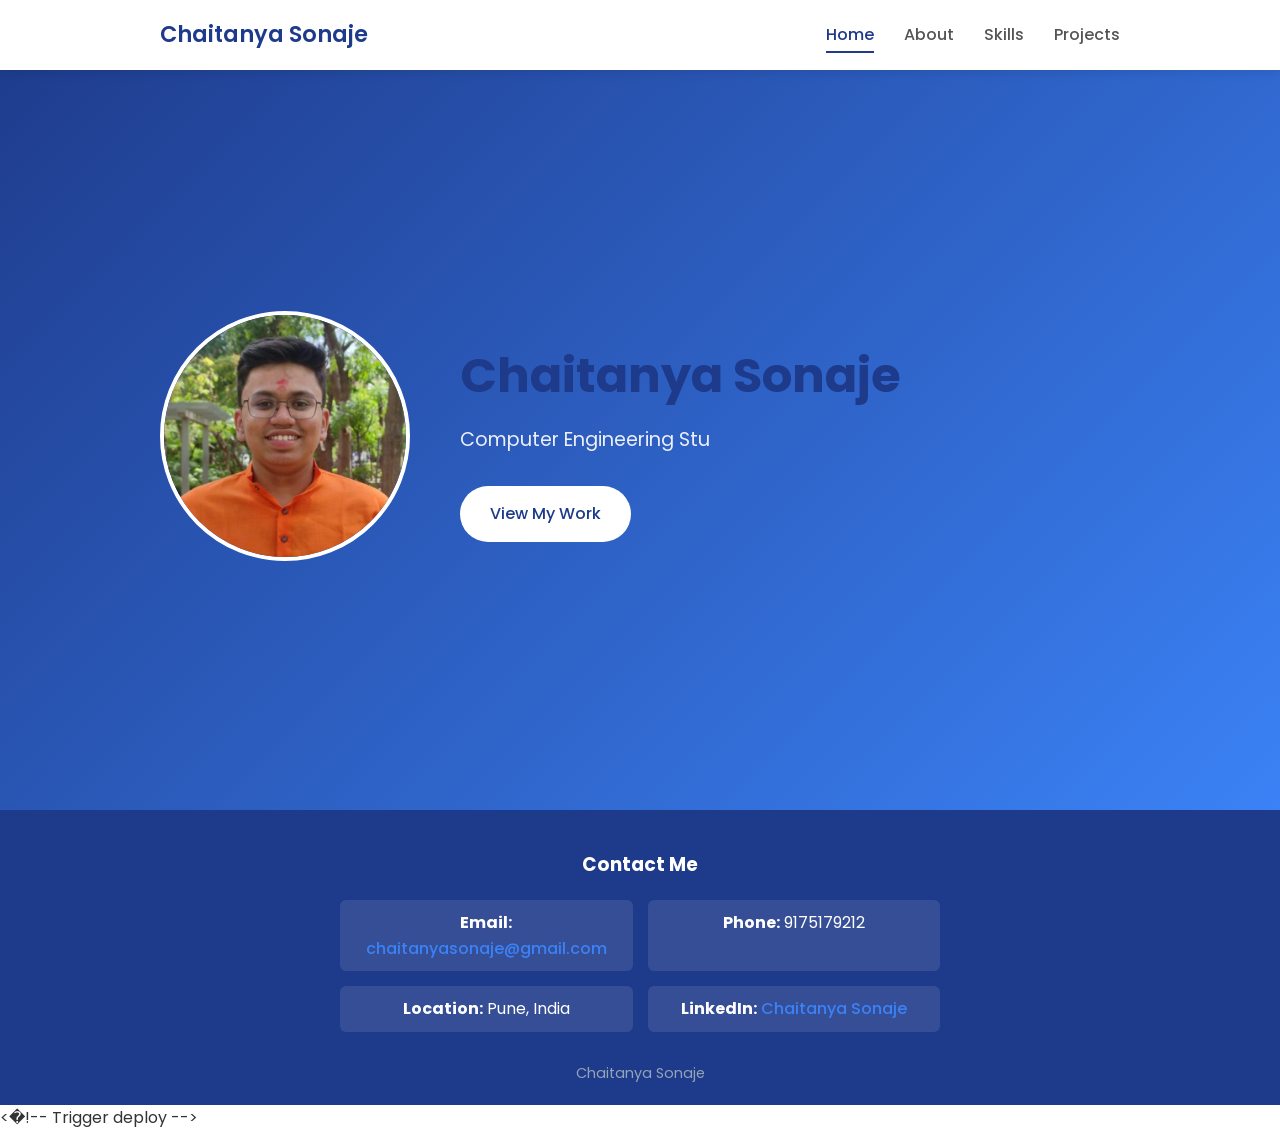
<file: index.html>
<!DOCTYPE html>
<html lang="en">
<head>
    <meta charset="UTF-8">
    <meta name="viewport" content="width=device-width, initial-scale=1.0">
    <title>Chaitanya - Student</title>
    <link rel="stylesheet" href="style.css">
    <link href="https://fonts.googleapis.com/css2?family=Poppins:wght@300;400;500;600;700&display=swap" rel="stylesheet">
</head>
<body class="home-page">
    <!-- [NAVBAR AND HERO SECTIONS SAME AS BEFORE] -->
    <nav class="navbar">
        <div class="nav-container">
            <div class="nav-logo">
                <a href="index.html">Chaitanya Sonaje</a>
            </div>
            <ul class="nav-menu">
                <li class="nav-item">
                    <a href="index.html" class="nav-link active">Home</a>
                </li>
                <li class="nav-item">
                    <a href="about.html" class="nav-link">About</a>
                </li>
                <li class="nav-item">
                    <a href="skills.html" class="nav-link">Skills</a>
                </li>
                <li class="nav-item">
                    <a href="projects.html" class="nav-link">Projects</a>
                </li>
            </ul>
        </div>
    </nav>

    <section class="hero">
        <div class="hero-container">
            <div class="hero-content">
                <div class="profile-image">
                    <img src="6264686749204287435.jpg" alt="Your Profile Picture">
                </div>
                <div class="hero-text">
                    <h1>Chaitanya Sonaje</h1>
                    <p class="tagline">Student</p>
                    <a href="projects.html" class="cta-button">View My Work</a>
                </div>
            </div>
        </div>
    </section>

<!-- FOOTER -->
    <footer class="footer">
        <div class="container">
            <div class="footer-content">
                <h3>Contact Me</h3>
                <div class="contact-grid">
                    <div class="contact-item">
                        <strong>Email:</strong> 
                        <a href="mailto:chaitanyasonaje@gmail.com" class="contact-link">chaitanyasonaje@gmail.com</a>
                    </div>
                    <div class="contact-item">
                        <strong>Phone:</strong> 9175179212
                    </div>
                    <div class="contact-item">
                        <strong>Location:</strong> Pune, India
                    </div>
                    <div class="contact-item">
                        <strong>LinkedIn:</strong> 
                        <a href="https://www.linkedin.com/in/chaitanya-sonaje-spirit07" target="_blank" class="contact-link">Chaitanya Sonaje</a>
                    </div>
                </div>
                <p class="footer-copy">Chaitanya Sonaje</p>
            </div>
        </div>
    </footer>
<script src="script.js"></script>
</body>
</html>
< ! - -   T r i g g e r   d e p l o y   - - >  
 
</file>
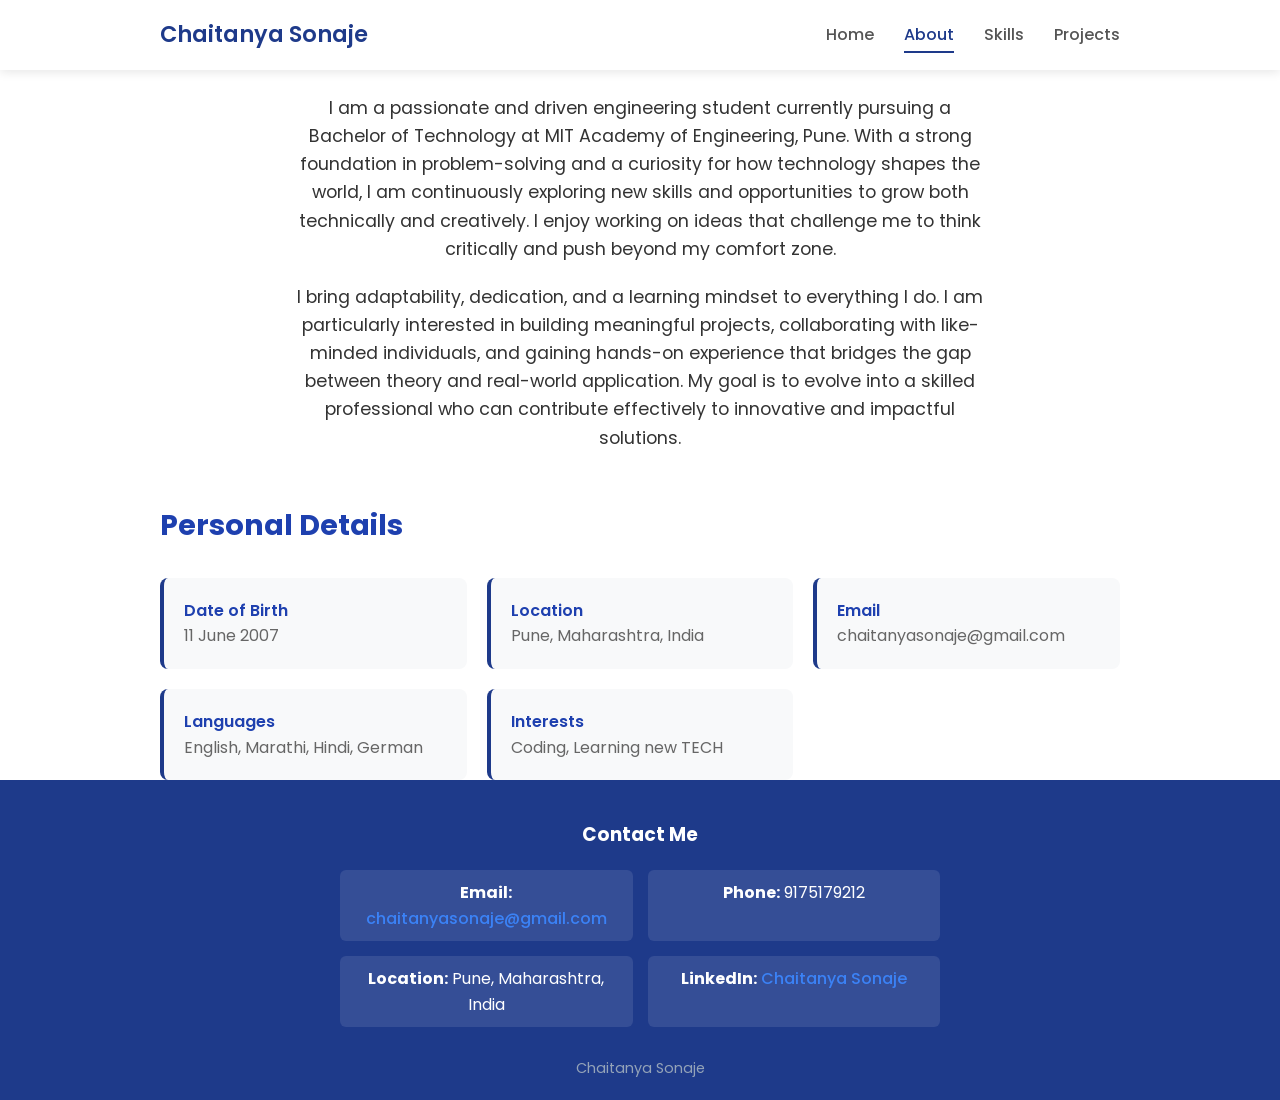
<file: about.html>
<!DOCTYPE html>
<html lang="en">
<head>
    <meta charset="UTF-8">
    <meta name="viewport" content="width=device-width, initial-scale=1.0">
    <title>About - Chaitanya Sonaje</title>
    <link rel="stylesheet" href="style.css">
    <link href="https://fonts.googleapis.com/css2?family=Poppins:wght@300;400;500;600;700&display=swap" rel="stylesheet">
</head>
<body class="about-page">
    <nav class="navbar">
        <div class="nav-container">
            <div class="nav-logo">
                <a href="index.html">Chaitanya Sonaje</a>
            </div>
            <ul class="nav-menu">
                <li class="nav-item">
                    <a href="index.html" class="nav-link">Home</a>
                </li>
                <li class="nav-item">
                    <a href="about.html" class="nav-link active">About</a>
                </li>
                <li class="nav-item">
                    <a href="skills.html" class="nav-link">Skills</a>
                </li>
                <li class="nav-item">
                    <a href="projects.html" class="nav-link">Projects</a>
                </li>
            </ul>
            <div class="hamburger">
                <span></span>
                <span></span>
                <span></span>
            </div>
        </div>
    </nav>

    <main class="container">
        <section class="about-section">
            <h1>About Me</h1>
            <div class="bio-content">
                <p>
                    I am a passionate and driven engineering student currently pursuing a Bachelor of Technology at MIT Academy of Engineering, Pune. With a strong foundation in problem-solving and a curiosity for how technology shapes the world, I am continuously exploring new skills and opportunities to grow both technically and creatively. I enjoy working on ideas that challenge me to think critically and push beyond my comfort zone.
                </p>
                <p>
                    I bring adaptability, dedication, and a learning mindset to everything I do. I am particularly interested in building meaningful projects, collaborating with like-minded individuals, and gaining hands-on experience that bridges the gap between theory and real-world application. My goal is to evolve into a skilled professional who can contribute effectively to innovative and impactful solutions.
                </p>
            </div>

            <section class="personal-details">
                <h2>Personal Details</h2>
                <div class="details-grid">
                    <div class="detail-item">
                        <span class="detail-label">Date of Birth</span>
                        <span class="detail-value">11 June 2007</span>
                    </div>
                    <div class="detail-item">
                        <span class="detail-label">Location</span>
                        <span class="detail-value">Pune, Maharashtra, India</span>
                    </div>
                    <div class="detail-item">
                        <span class="detail-label">Email</span>
                        <span class="detail-value">chaitanyasonaje@gmail.com</span>
                    </div>
                    <div class="detail-item">
                        <span class="detail-label">Languages</span>
                        <span class="detail-value">English, Marathi, Hindi, German</span>
                    </div>
                    <div class="detail-item">
                        <span class="detail-label">Interests</span>
                        <span class="detail-value">Coding, Learning new TECH</span>
                    </div>
                </div>
            </section>
        </section>
    </main>
<script src="script.js"></script>
</body>
<!-- FOOTER -->
    <footer class="footer">
        <div class="container">
            <div class="footer-content">
                <h3>Contact Me</h3>
                <div class="contact-grid">
                    <div class="contact-item">
                        <strong>Email:</strong> 
                        <a href="mailto:chaitanyasonaje@gmail.com" class="contact-link">chaitanyasonaje@gmail.com</a>
                    </div>
                    <div class="contact-item">
                        <strong>Phone:</strong> 9175179212
                    </div>
                    <div class="contact-item">
                        <strong>Location:</strong> Pune, Maharashtra, India
                    </div>
                    <div class="contact-item">
                        <strong>LinkedIn:</strong> 
                        <a href="https://www.linkedin.com/in/chaitanya-sonaje-spirit07 " target="_blank" class="contact-link"> Chaitanya Sonaje </a>
                    </div>
                </div>
                <p class="footer-copy">Chaitanya Sonaje</p>
            </div>
        </div>
    </footer>
</html>
</file>
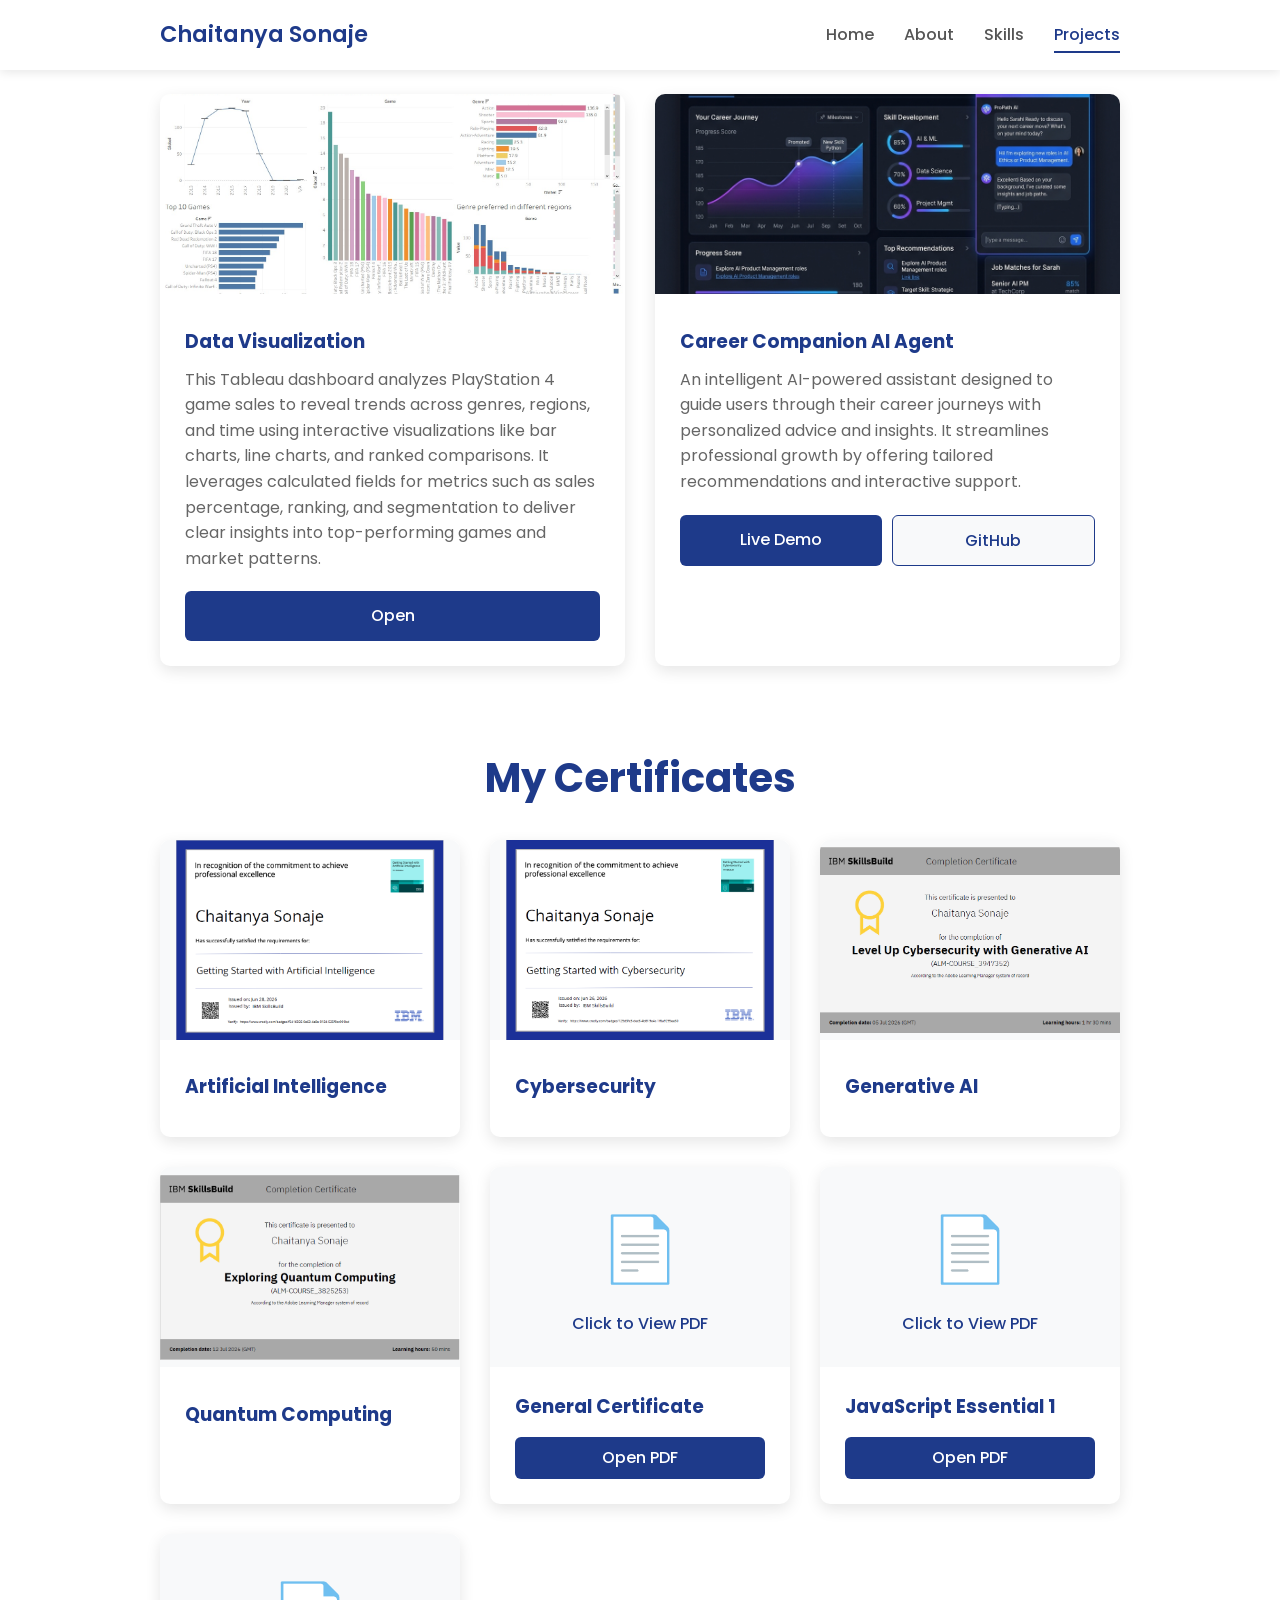
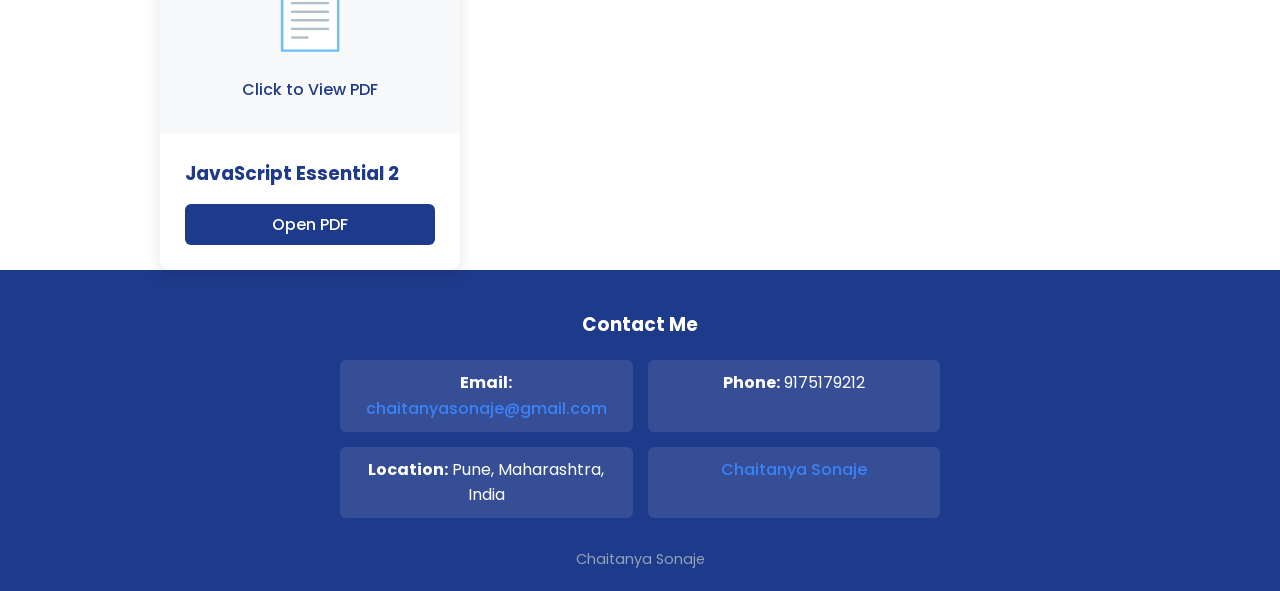
<file: projects.html>
<!DOCTYPE html>
<html lang="en">

<head>
    <meta charset="UTF-8">
    <meta name="viewport" content="width=device-width, initial-scale=1.0">
    <title>Projects - Chaitanya Sonaje</title>
    <link rel="stylesheet" href="style.css">
    <link href="https://fonts.googleapis.com/css2?family=Poppins:wght@300;400;500;600;700&display=swap"
        rel="stylesheet">
</head>

<body class="projects-page">
    <nav class="navbar">
        <div class="nav-container">
            <div class="nav-logo">
                <a href="index.html">Chaitanya Sonaje</a>
            </div>
            <ul class="nav-menu">
                <li class="nav-item">
                    <a href="index.html" class="nav-link">Home</a>
                </li>
                <li class="nav-item">
                    <a href="about.html" class="nav-link">About</a>
                </li>
                <li class="nav-item">
                    <a href="skills.html" class="nav-link">Skills</a>
                </li>
                <li class="nav-item">
                    <a href="projects.html" class="nav-link active">Projects</a>
                </li>
            </ul>
            <div class="hamburger">
                <span></span>
                <span></span>
                <span></span>
            </div>
        </div>
    </nav>

    <main class="container">
        <section class="projects-section">
            <h1>My Projects</h1>
            <div class="projects-grid">
                <div class="project-card">
                    <div class="project-image">
                        <img src="Dashboard1.jpg" alt="Project 1">
                    </div>
                    <div class="project-content">
                        <h3>Data Visualization</h3>
                        <p>This Tableau dashboard analyzes PlayStation 4 game sales to reveal trends across genres,
                            regions, and time using interactive visualizations like bar charts, line charts, and ranked
                            comparisons.
                            It leverages calculated fields for metrics such as sales percentage, ranking, and
                            segmentation to deliver clear insights into top-performing games and market patterns.</p>
                        <div class="project-buttons">
                            <a href="https://public.tableau.com/views/PS4_17769267534070/Dashboard1?:language=en-US&:sid=&:redirect=auth&:display_count=n&:origin=viz_share_link"
                                class="btn btn-primary">Open</a>
                        </div>
                    </div>
                </div>

                <div class="project-card">
                    <div class="project-image">
                        <img src="career_ai_dashboard.png" alt="Career Companion AI Agent">
                    </div>
                    <div class="project-content">
                        <h3>Career Companion AI Agent</h3>
                        <p>An intelligent AI-powered assistant designed to guide users through their career journeys
                            with personalized advice and insights. It streamlines professional growth by offering
                            tailored recommendations and interactive support.</p>
                        <div class="project-buttons">
                            <a href="https://spiritc07.github.io/Career-Companion-AI-Agent/" target="_blank"
                                class="btn btn-primary">Live Demo</a>
                            <a href="https://github.com/SpiritC07/Career-Companion-AI-Agent" target="_blank"
                                class="btn btn-secondary">GitHub</a>
                        </div>
                    </div>
                </div>
            </div>
        </section>

        <section class="certificates-section" style="margin-top: 80px;">
            <h1>My Certificates</h1>
            <div class="projects-grid">
                <div class="project-card">
                    <div class="project-image">
                        <img src="AI.png" alt="AI Certificate" class="certificate-img"
                            style="object-fit: contain; background: #f8f9fa;">
                    </div>
                    <div class="project-content">
                        <h3>Artificial Intelligence</h3>
                    </div>
                </div>

                <div class="project-card">
                    <div class="project-image">
                        <img src="Cyber.png" alt="Cybersecurity Certificate" class="certificate-img"
                            style="object-fit: contain; background: #f8f9fa;">
                    </div>
                    <div class="project-content">
                        <h3>Cybersecurity</h3>
                    </div>
                </div>

                <div class="project-card">
                    <div class="project-image">
                        <img src="GenAI.png" alt="Generative AI Certificate" class="certificate-img"
                            style="object-fit: contain; background: #f8f9fa;">
                    </div>
                    <div class="project-content">
                        <h3>Generative AI</h3>
                    </div>
                </div>

                <div class="project-card">
                    <div class="project-image">
                        <img src="Quantum.png" alt="Quantum Computing Certificate" class="certificate-img"
                            style="object-fit: contain; background: #f8f9fa;">
                    </div>
                    <div class="project-content">
                        <h3>Quantum Computing</h3>
                    </div>
                </div>

                <div class="project-card">
                    <div class="project-image"
                        style="background: #f8f9fa; display: flex; align-items: center; justify-content: center; height: 200px;">
                        <a href="CHAITANYA SONAJE_STU69eba3a7efd111777050535.pdf" target="_blank"
                            style="text-decoration: none; color: inherit; display: flex; flex-direction: column; align-items: center; width: 100%; height: 100%; justify-content: center;">
                            <div style="font-size: 4rem; margin-bottom: 10px;">📄</div>
                            <span style="font-weight: 500; color: #1e3a8a;">Click to View PDF</span>
                        </a>
                    </div>
                    <div class="project-content">
                        <h3>General Certificate</h3>
                        <div class="project-buttons" style="margin-top: 15px;">
                            <a href="CHAITANYA SONAJE_STU69eba3a7efd111777050535.pdf" target="_blank"
                                class="btn btn-primary" style="width: 100%; padding: 8px;">Open PDF</a>
                        </div>
                    </div>
                </div>

                <div class="project-card">
                    <div class="project-image"
                        style="background: #f8f9fa; display: flex; align-items: center; justify-content: center; height: 200px;">
                        <a href="JavaScript_Essentials_1.pdf" target="_blank"
                            style="text-decoration: none; color: inherit; display: flex; flex-direction: column; align-items: center; width: 100%; height: 100%; justify-content: center;">
                            <div style="font-size: 4rem; margin-bottom: 10px;">📄</div>
                            <span style="font-weight: 500; color: #1e3a8a;">Click to View PDF</span>
                        </a>
                    </div>
                    <div class="project-content">
                        <h3>JavaScript Essential 1</h3>
                        <div class="project-buttons" style="margin-top: 15px;">
                            <a href="JavaScript_Essentials_1.pdf" target="_blank" class="btn btn-primary"
                                style="width: 100%; padding: 8px;">Open PDF</a>
                        </div>
                    </div>
                </div>

                <div class="project-card">
                    <div class="project-image"
                        style="background: #f8f9fa; display: flex; align-items: center; justify-content: center; height: 200px;">
                        <a href="JavaScript_Essentials_2.pdf" target="_blank"
                            style="text-decoration: none; color: inherit; display: flex; flex-direction: column; align-items: center; width: 100%; height: 100%; justify-content: center;">
                            <div style="font-size: 4rem; margin-bottom: 10px;">📄</div>
                            <span style="font-weight: 500; color: #1e3a8a;">Click to View PDF</span>
                        </a>
                    </div>
                    <div class="project-content">
                        <h3>JavaScript Essential 2</h3>
                        <div class="project-buttons" style="margin-top: 15px;">
                            <a href="JavaScript_Essentials_2.pdf" target="_blank" class="btn btn-primary"
                                style="width: 100%; padding: 8px;">Open PDF</a>
                        </div>
                    </div>
                </div>
            </div>
        </section>
    </main>
    <script src="script.js"></script>
    <!-- FOOTER -->
    <footer class="footer">
        <div class="container">
            <div class="footer-content">
                <h3>Contact Me</h3>
                <div class="contact-grid">
                    <div class="contact-item">
                        <strong>Email:</strong>
                        <a href="chaitanyasonaje@gmail.com" class="contact-link">chaitanyasonaje@gmail.com</a>
                    </div>
                    <div class="contact-item">
                        <strong>Phone:</strong> 9175179212
                    </div>
                    <div class="contact-item">
                        <strong>Location:</strong> Pune, Maharashtra, India
                    </div>
                    <div class="contact-item">
                        <a href="https://www.linkedin.com/in/chaitanya-sonaje-spirit07" target="_blank"
                            class="contact-link">Chaitanya Sonaje</a>
                    </div>
                </div>
                <p class="footer-copy">Chaitanya Sonaje</p>
            </div>
        </div>
    </footer>

    <!-- Image Modal -->
    <div id="imageModal" class="modal">
        <span class="close-modal">&times;</span>
        <img class="modal-content" id="modalImg">
        <div id="modalCaption"></div>
    </div>
</body>

</html>
</file>
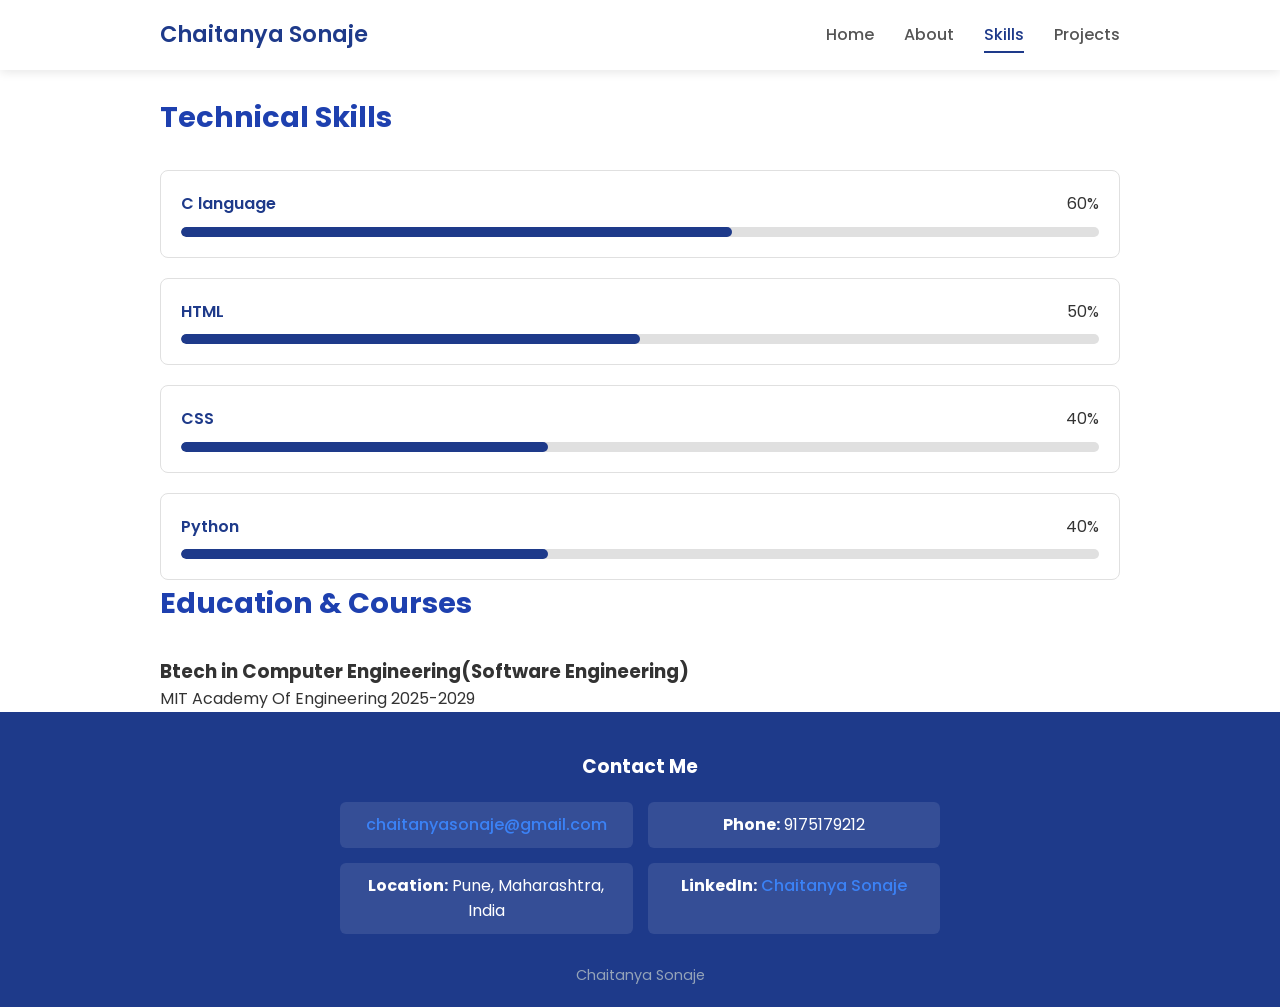
<file: skills.html>
<!DOCTYPE html>
<html lang="en">

<head>
    <meta charset="UTF-8">
    <meta name="viewport" content="width=device-width, initial-scale=1.0">
    <title>Skills - Chaitanya Sonaje</title>
    <link rel="stylesheet" href="style.css">
    <link href="https://fonts.googleapis.com/css2?family=Poppins:wght@300;400;500;600;700&display=swap"
        rel="stylesheet">
</head>

<body class="skills-page">
    <nav class="navbar">
        <div class="nav-container">
            <div class="nav-logo">
                <a href="index.html">Chaitanya Sonaje</a>
            </div>
            <ul class="nav-menu">
                <li class="nav-item">
                    <a href="index.html" class="nav-link">Home</a>
                </li>
                <li class="nav-item">
                    <a href="about.html" class="nav-link">About</a>
                </li>
                <li class="nav-item">
                    <a href="skills.html" class="nav-link active">Skills</a>
                </li>
                <li class="nav-item">
                    <a href="projects.html" class="nav-link">Projects</a>
                </li>
            </ul>
            <div class="hamburger">
                <span></span>
                <span></span>
                <span></span>
            </div>
        </div>
    </nav>

    <main class="container">
        <section class="skills-section">
            <h1>Skills & Expertise</h1>

            <div class="skills-category">
                <h2>Technical Skills</h2>
                <div class="skills-grid">
                    <div class="skill-item">
                        <div class="skill-header">
                            <span>C language</span>
                            <span>60%</span>
                        </div>
                        <div class="skill-bar">
                            <div class="skill-progress" style="width: 60%"></div>
                        </div>
                    </div>
                    <div class="skill-item">
                        <div class="skill-header">
                            <span>HTML</span>
                            <span>50%</span>
                        </div>
                        <div class="skill-bar">
                            <div class="skill-progress" style="width: 50%"></div>
                        </div>
                    </div>
                    <div class="skill-item">
                        <div class="skill-header">
                            <span>CSS</span>
                            <span>40%</span>
                        </div>
                        <div class="skill-bar">
                            <div class="skill-progress" style="width: 40%"></div>
                        </div>
                    </div>
                    <div class="skill-item">
                        <div class="skill-header">
                            <span>Python</span>
                            <span>40%</span>
                        </div>
                        <div class="skill-bar">
                            <div class="skill-progress" style="width: 40%"></div>
                        </div>
                    </div>
                </div>
            </div>
            <div class="skills-category">
                <h2>Education & Courses</h2>
                <div class="timeline">
                    <div class="timeline-item">
                        <div class="timeline-dot"></div>
                        <div class="timeline-content">
                            <h3>Btech in Computer Engineering(Software Engineering)</h3>
                            <span>MIT Academy Of Engineering</span>
                            <span class="timeline-date">2025-2029</span>
                        </div>
                    </div>
                </div>
            </div>
        </section>
    </main>
<script src="script.js"></script>
</body>
<!-- FOOTER -->
<footer class="footer">
    <div class="container">
        <div class="footer-content">
            <h3>Contact Me</h3>
            <div class="contact-grid">
                <div class="contact-item">
                    <a href="chaitanyasonaje@gmail.com" class="contact-link">chaitanyasonaje@gmail.com</a>
                </div>
                <div class="contact-item">
                    <strong>Phone:</strong> 9175179212
                </div>
                <div class="contact-item">
                    <strong>Location:</strong> Pune, Maharashtra, India
                </div>
                <div class="contact-item">
                    <strong>LinkedIn:</strong>
                    <a href="https://www.linkedin.com/in/chaitanya-sonaje-spirit07 " target="_blank"
                        class="contact-link">Chaitanya Sonaje</a>
                </div>
            </div>
            <p class="footer-copy">Chaitanya Sonaje</p>
        </div>
    </div>
</footer>

</html>
</file>
<file: style.css>
* {
    margin: 0;
    padding: 0;
    box-sizing: border-box;
}

body {
    font-family: 'Poppins', Arial, sans-serif;
    line-height: 1.6;
    color: #333;
}

.container {
    max-width: 1000px;
    margin: 0 auto;
    padding: 0 20px;
}

.navbar {
    background: white;
    position: fixed;
    top: 0;
    width: 100%;
    z-index: 1000;
    box-shadow: 0 2px 10px rgba(0, 0, 0, 0.1);
}

.nav-container {
    max-width: 1000px;
    margin: 0 auto;
    padding: 0 20px;
    display: flex;
    justify-content: space-between;
    align-items: center;
    height: 70px;
}

.nav-logo a {
    font-size: 1.4rem;
    font-weight: 600;
    color: #1e3a8a;
    text-decoration: none;
}

.nav-menu {
    display: flex;
    list-style: none;
    gap: 30px;
}

.nav-link {
    text-decoration: none;
    color: #555;
    font-weight: 500;
    padding: 5px 0;
    border-bottom: 2px solid transparent;
}

.nav-link.active {
    color: #1e3a8a;
    border-bottom-color: #1e3a8a;
}

.hero {
    height: 90vh;
    display: flex;
    align-items: center;
    background: linear-gradient(135deg, #1e3a8a, #3b82f6);
    color: white;
    padding-top: 70px;
}

.hero-container {
    max-width: 1000px;
    margin: 0 auto;
    padding: 0 20px;
    width: 100%;
}

.hero-content {
    display: flex;
    align-items: center;
    gap: 50px;
}

.profile-image img {
    width: 250px;
    height: 250px;
    border-radius: 50%;
    border: 4px solid white;
}

.hero-text h1 {
    font-size: 3rem;
    margin-bottom: 10px;
}

.tagline {
    font-size: 1.2rem;
    margin-bottom: 30px;
    opacity: 0.9;
}

.cta-button {
    display: inline-block;
    background: white;
    color: #1e3a8a;
    padding: 15px 30px;
    text-decoration: none;
    border-radius: 30px;
    font-weight: 500;
}

main {
    padding: 100px 0;
}

h1 {
    font-size: 2.5rem;
    color: #1e3a8a;
    text-align: center;
    margin-bottom: 30px;
}

h2 {
    font-size: 1.8rem;
    color: #1e40af;
    margin-bottom: 30px;
}

.bio-content {
    max-width: 700px;
    margin: 0 auto 50px;
    text-align: center;
}

.bio-content p {
    font-size: 1.1rem;
    margin-bottom: 20px;
}

.details-grid {
    display: grid;
    grid-template-columns: repeat(auto-fit, minmax(250px, 1fr));
    gap: 20px;
}

.detail-item {
    background: #f8f9fa;
    padding: 20px;
    border-radius: 8px;
    border-left: 4px solid #1e3a8a;
}

.detail-label {
    font-weight: 600;
    color: #1e40af;
    display: block;
}

.detail-value {
    color: #666;
    margin-top: 5px;
}

.skills-grid {
    display: flex;
    flex-direction: column;
    gap: 20px;
}

.skill-item {
    background: white;
    padding: 20px;
    border-radius: 8px;
    border: 1px solid #e0e0e0;
}

.skill-header {
    display: flex;
    justify-content: space-between;
    margin-bottom: 10px;
}

.skill-header span:first-child {
    font-weight: 600;
    color: #1e3a8a;
}

.skill-bar {
    height: 10px;
    background: #e0e0e0;
    border-radius: 5px;
    overflow: hidden;
}

.skill-progress {
    height: 100%;
    background: #1e3a8a;
    border-radius: 5px;
}

.projects-grid {
    display: grid;
    grid-template-columns: repeat(auto-fit, minmax(300px, 1fr));
    gap: 30px;
}

.project-card {
    background: white;
    border-radius: 10px;
    overflow: hidden;
    box-shadow: 0 5px 15px rgba(0, 0, 0, 0.1);
}

.project-image img {
    width: 100%;
    height: 200px;
    object-fit: cover;
}

.project-content {
    padding: 25px;
}

.project-content h3 {
    color: #1e3a8a;
    margin-bottom: 10px;
}

.project-content p {
    color: #666;
    margin-bottom: 20px;
}

.project-buttons {
    display: flex;
    gap: 10px;
}

.btn {
    flex: 1;
    padding: 12px 20px;
    border-radius: 6px;
    text-decoration: none;
    font-weight: 500;
    text-align: center;
}

.btn-primary {
    background: #1e3a8a;
    color: white;
}

.btn-secondary {
    background: #f8f9fa;
    color: #1e3a8a;
    border: 1px solid #1e3a8a;
}

/* Mobile */
@media (max-width:768px) {
    .nav-menu {
        display: none;
    }

    .hero-content {
        flex-direction: column;
        text-align: center;
        gap: 30px;
    }

    .hero-text h1 {
        font-size: 2.2rem;
    }

    .profile-image img {
        width: 200px;
        height: 200px;
    }

    .projects-grid {
        grid-template-columns: 1fr;
    }

    .project-buttons {
        flex-direction: column;
    }

    h1 {
        font-size: 2rem;
    }
}

/* Active page highlighting */
.home-page .nav-link[href="index.html"],
.about-page .nav-link[href="about.html"],
.skills-page .nav-link[href="skills.html"],
.projects-page .nav-link[href="projects.html"] {
    color: #1e3a8a;
    border-bottom-color: #1e3a8a;
}

/* Footer */
.footer {
    background: #1e3a8a;
    color: white;
    padding: 40px 0 20px;
}

.footer-content {
    text-align: center;
}

.footer-content h3 {
    margin-bottom: 20px;
    color: #fff;
}

.contact-grid {
    display: grid;
    grid-template-columns: repeat(auto-fit, minmax(250px, 1fr));
    gap: 15px;
    max-width: 600px;
    margin: 0 auto 30px;
}

.contact-item {
    padding: 10px;
    background: rgba(255, 255, 255, 0.1);
    border-radius: 6px;
}

.contact-link {
    color: #3b82f6;
    text-decoration: none;
    font-weight: 500;
}

.contact-link:hover {
    text-decoration: underline;
}

.footer-copy {
    color: #94a3b8;
    font-size: 0.9rem;
}

/* Hamburger & Mobile Menu Styles */
.hamburger {
    display: none;
    flex-direction: column;
    cursor: pointer;
    gap: 5px;
}
.hamburger span {
    width: 25px;
    height: 3px;
    background-color: #1e3a8a;
    border-radius: 2px;
    transition: 0.3s;
}
@media (max-width: 768px) {
    .hamburger {
        display: flex;
    }
    .nav-menu {
        position: absolute;
        top: 70px;
        left: -100%;
        flex-direction: column;
        background-color: white;
        width: 100%;
        text-align: center;
        transition: 0.3s;
        box-shadow: 0 5px 10px rgba(0,0,0,0.1);
        padding: 20px 0;
    }
    .nav-menu.active {
        left: 0;
    }
    .nav-item {
        margin: 10px 0;
    }
    .hamburger.active span:nth-child(1) {
        transform: rotate(-45deg) translate(-5px, 6px);
    }
    .hamburger.active span:nth-child(2) {
        opacity: 0;
    }
    .hamburger.active span:nth-child(3) {
        transform: rotate(45deg) translate(-5px, -6px);
    }
}

/* Interactive Animations */
.reveal {
    opacity: 0;
    transform: translateY(30px);
    transition: all 0.8s ease-out;
}
.reveal.active {
    opacity: 1;
    transform: translateY(0);
}

/* Hover Effects */
.project-card {
    transition: transform 0.3s ease, box-shadow 0.3s ease;
}
.project-card:hover {
    transform: translateY(-8px);
    box-shadow: 0 15px 30px rgba(0, 0, 0, 0.15);
}

.skill-item {
    transition: transform 0.3s ease, box-shadow 0.3s ease;
}
.skill-item:hover {
    transform: translateY(-5px);
    box-shadow: 0 8px 20px rgba(0, 0, 0, 0.1);
}

.cta-button, .btn {
    transition: transform 0.2s ease, background 0.3s ease, box-shadow 0.3s ease;
}
.cta-button:hover, .btn:hover {
    transform: translateY(-3px);
    box-shadow: 0 5px 15px rgba(30, 58, 138, 0.3);
}

/* Skill Bar Smooth Loading */
.skill-progress {
    transition: width 1.5s cubic-bezier(0.22, 1, 0.36, 1);
}

/* Image Modal Styles */
.modal {
    display: none; 
    position: fixed; 
    z-index: 2000; 
    left: 0;
    top: 0;
    width: 100%; 
    height: 100%; 
    overflow: auto; 
    background-color: rgba(0,0,0,0.9); 
    backdrop-filter: blur(5px);
}

.modal-content {
    margin: auto;
    display: block;
    max-width: 90%;
    max-height: 80vh;
    margin-top: 5vh;
    animation-name: zoom;
    animation-duration: 0.6s;
    object-fit: contain;
}

#modalCaption {
    margin: auto;
    display: block;
    width: 80%;
    max-width: 700px;
    text-align: center;
    color: #ccc;
    padding: 10px 0;
    height: 150px;
    font-size: 1.2rem;
}

@keyframes zoom {
    from {transform:scale(0)} 
    to {transform:scale(1)}
}

.close-modal {
    position: absolute;
    top: 15px;
    right: 35px;
    color: #f1f1f1;
    font-size: 40px;
    font-weight: bold;
    transition: 0.3s;
    cursor: pointer;
}

.close-modal:hover,
.close-modal:focus {
    color: #bbb;
    text-decoration: none;
    cursor: pointer;
}

.certificate-img {
    cursor: pointer;
    transition: transform 0.3s ease, opacity 0.3s ease;
}

.certificate-img:hover {
    opacity: 0.8;
    transform: scale(1.05);
}
</file>
